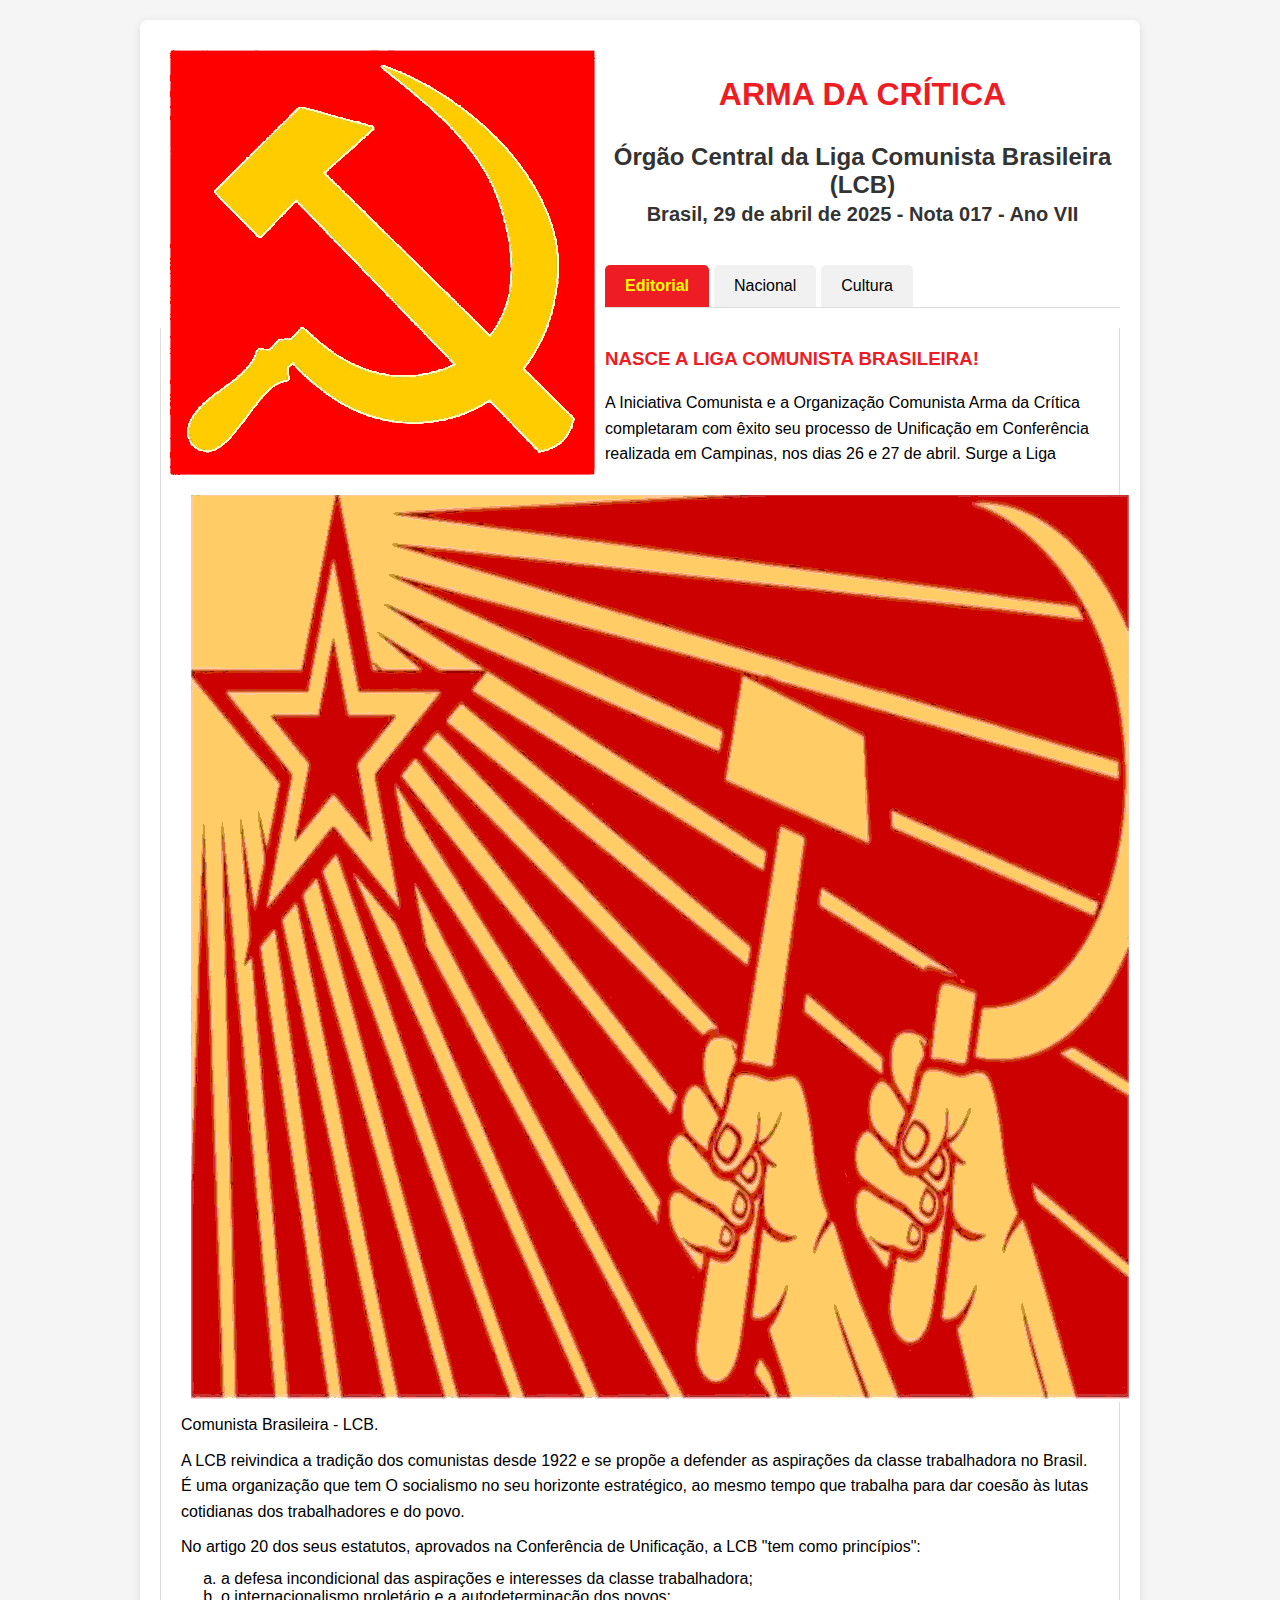
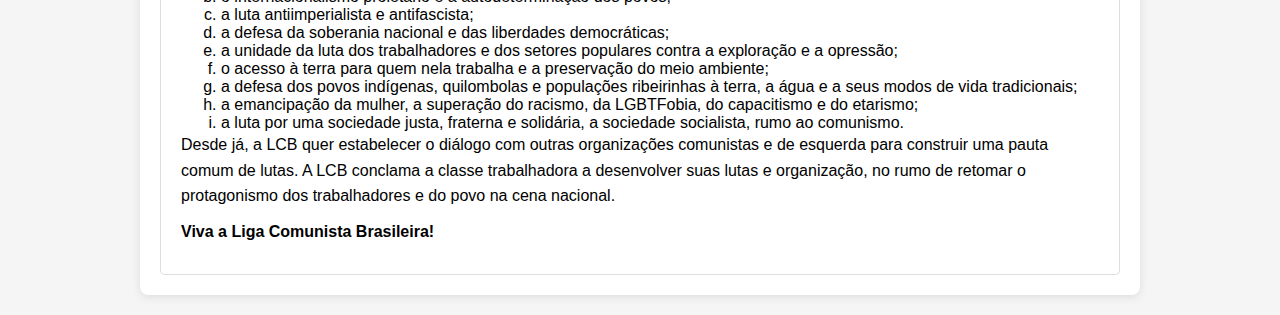
<file: armadacritica/2025/017/index.html>
<!DOCTYPE html>
<html lang="pt-br">
<head>
    <title>Boletim Arma da Crítica, órgão da LCB</title>
    <link rel="stylesheet" href="styles.css">

    <meta charset="UTF-8">
    <meta name="viewport" content="width=device-width, initial-scale=1.0"> 

    <meta name="description" content="Boletim Arma da Cŕitica, órgão da LCB, ano VII, número 17.">
    <meta name="author" content="Liga Comunista Brasileira (LCB)">

    <meta property="og:type" content="website">
    <meta property="og:url" content="https://ligacomunistabrasileira.org/armadacritica/2025/017/">
    <meta property="og:title" content="Boletim Arma da Crítica.">
    <meta property="og:description" content="Boletim de Conjuntura Arma da Crítica, Órgão Central da Liga Comunista Brasileira,ano VII, número 017, 29/ABR/2025">
	    <meta property="og:image" content="/img/foice-e-martelo.jpg">
</head>
<body>
    <div class="container">
	    <div class="row red">
		    <div class="left">
            		<img src="../../../img/foice-e-martelo.jpg" align="left">
		    </div>
		    <div class="right">
			<br><br>
	    		<h1>ARMA DA CRÍTICA</h1>
	    		<h2>
		    		Órgão Central da Liga Comunista Brasileira (LCB)
		    		<br><small>Brasil, 29 de abril de 2025 - Nota 017 - Ano VII</small>
	    		</h2>
		    </div>
	    </div>
        
	<br>
        <div class="tabs">
            <button class="tab-button active" onclick="openTab(event, 'tab1')">Editorial</button>
            <button class="tab-button" onclick="openTab(event, 'tab2')">Nacional</button>
            <button class="tab-button" onclick="openTab(event, 'tab3')">Cultura</button>
        </div>
        
        <div id="tab1" class="tab-content" style="display: block;">
                <h3>NASCE A LIGA COMUNISTA BRASILEIRA!</h3>
                <img src="img/editorial.png" align="left">
			<p>A Iniciativa Comunista e a Organização Comunista Arma da Crítica completaram com êxito seu processo de Unificação em Conferência realizada em Campinas, nos dias 26 e 27 de abril. Surge a Liga Comunista Brasileira - LCB.</p>
			<p>A LCB reivindica a tradição dos comunistas desde 1922 e se propõe a defender as aspirações da classe trabalhadora no Brasil. É uma organização que tem O socialismo no seu horizonte estratégico, ao mesmo tempo que trabalha para dar coesão às lutas cotidianas dos trabalhadores e do povo.</p>
			<p>No artigo 20 dos seus estatutos, aprovados na Conferência de Unificação, a LCB "tem como princípios":</p>
			<ol type="a">
				<li>a defesa incondicional das aspirações e interesses da classe trabalhadora;</li>
				<li>o internacionalismo proletário e a autodeterminação dos povos;</li>
				<li>a luta antiimperialista e antifascista;</li>
				<li>a defesa da soberania nacional e das liberdades democráticas;</li>
				<li>a unidade da luta dos trabalhadores e dos setores populares contra a exploração e a opressão;</li>
				<li>o acesso à terra para quem nela trabalha e a preservação do meio ambiente;</li>
			<li>a defesa dos povos indígenas, quilombolas e populações ribeirinhas à terra, a água e a seus modos de vida tradicionais;</li>
			<li>a emancipação da mulher, a superação do racismo, da LGBTFobia, do capacitismo e do etarismo;</li>
			<li>a luta por uma sociedade justa, fraterna e solidária, a sociedade socialista, rumo ao comunismo.</li>
		</ol>
		<p>Desde já, a LCB quer estabelecer o diálogo com outras organizações comunistas e de esquerda para construir uma pauta comum de lutas. A LCB conclama a classe trabalhadora a desenvolver suas lutas e organização, no rumo de retomar o protagonismo dos trabalhadores e do povo na cena nacional.
			<p><b>Viva a Liga Comunista Brasileira!</b></p>
        </div>
        
        <div id="tab2" class="tab-content">
		<h3>RETOMAR AS LUTAS PARA RECUPERAR DIREITOS E AVANÇAR NAS CONQUISTAS</h3>
                <img src="img/nacional.png" align="left">
		<p>Desde a última década, a classe trabalhadora brasileira tem sofrido um ataque sistemático aos poucos direitos sociais e trabalhistas duramente conquistados. A reforma trabalhista feita pelo governo Temer aumentou a precariedade; a terceirização ilimitada, julgada como constitucional pelo STF, aumentou essa precarização; a reforma da previdência de Bolsonaro restringiu ainda mais o direito à aposentadoria; o arcabouço fiscal proposto pelo governo Lula limita o aumento dos gastos e, para ser cumprido, ameaça acabar com os pisos constitucionais em saúde e educação.</p>
		<p>Vemos como todos esses ataques independem de coloração partidária ou verniz ideológico. Expressam a agenda do capital, cuja força política nas atuais circunstâncias tem sido capaz de impor seus interesses. Todos os ramos do aparelho de Estado têm sido colocados, pela burguesia brasileira associada ao imperialismo, a serviço de um projeto cujo programa quer arrasar com qualquer traço de soberania nacional e colocar todo o país como um espaço submetido aos interesses da acumulação capitalista desenfreada.</p>
		<p>Só há um caminho para tirar o Brasil dessa situação: a classe trabalhadora precisa confiar em suas próprias forças e retomar o caminho da luta e da organização.
		<p>É na luta de massas que seremos capazes de reverter o resultado desse jogo. Só assim poderemos recuperar os direitos atacados e avançar nas conquistas. Será um grande desafio recolocar a massa trabalhadora em movimento. Porém, o grau de exploração a que está submetida expõe sem maquiagem as contradições sociais.</P>
		<p>Mesmo que o rendimento médio tenha crescido 3,6% entre fevereiro de 2024 e fevereiro deste ano, isso foi insuficiente para acompanhar o preço dos alimentos, que registrou alta em 2024 de 7,60% de acordo com o INPC do IBGE. Isso abre espaço para a classe trabalhadora retomar a experiência de lutas contra a carestia.</p>
		<p>Outra contradição exposta na atual conjuntura é a desumana escala de trabalho 6x1. O 1º de Maio tem sua origem na luta da classe trabalhadora por reduzir a jornada de trabalho para 8 horas diárias e 40 horas semanais. Hoje, no Brasil, a jornada de trabalho oficial é de 44 horas, garantida na Constituição de 1988. Por causa das horas-extras, a jornada real é bem maior. No cenário brasileiro atual, o trabalhador se tornou um escravo dos patrões, sem tempo para descansar, ficar com a família, estudar e se divertir. As longas jornadas, o trabalho desgastante, pressão exercida pelos patrões, ambiente de trabalho competitivo e tóxico, salário baixo, medo do desemprego e o corre diário fazem do Brasil o campeão mundial de pessoas com transtorno de ansiedade e o em segundo síndrome de Bornout (distúrbio emocional que causa esgotamento físico).</p>
		<p>A luta contra a escala 6 x 1, hoje, é a luta da classe trabalhadora para não enlouquecer e nem morrer de esgotamento. Queremos a implantação da escala 3 x 4, com uma redução da jornada para 30 horas semanais. Segundo pesquisa da FGV (Fundação Getúlio Vargas), a produtividade por hora trabalhada cresceu 40% entre 1995 e 2021, sem que a jornada tenha sido reduzida. O cenário aqui descrito mostra que apesar das dificuldades há espaço na conjuntura para a classe trabalhadora se organizar e se colocar em movimento. É nas lutas contra os efeitos mais imediatos da exploração capitalista que desperta a consciência popular para a necessidade de se alcançar transformações profundas em nosso país. Que este 1º de Maio seja um ponto de virada importante na luta de classe brasileira.</p>
        </div>
        
        <div id="tab3" class="tab-content">
            <h3>30 DE ABRIL-50 ANOS DA VITÓRIA DO POVO VIETNAMITA</h3>
            <img src="img/hochimin.png" align="left">
	    <p>Em 30 de abril de 1975, os patriotas vietnamitas conquistaram Saigon, então capital do Vietnã do Sul. Alcançava-se definitivamente a independência nacional e se colocava fim a 30 anos de guerras contra forças invasoras estrangeiras.</p>
	    <p>Nesse período, o povo vietnamita derrotou sucessivamente o exército imperial japonês em 1945, O exército colonial francês em 1954 e o exército imperialista estadunidense em 1975. Tamanho feito heroico inscreve a luta do povo vietnamita entre as mais importantes vitórias dos povos colonizados de todo o mundo.</p>
	    <p>Depois de derrotarem as tropas francesas na batalha de Dien Bien Phu, em 1954, tiveram de começar uma guerra para garantir a unificação do país, pois o mesmo havia sido dividido pelos Estados Unidos, que manteve um regime fantoche no sul. Não se pode esquecer, todavia, o seu alto custo em vidas. Estima-se que mais de 3,5 milhões de vietnamitas, cambojanos e laocianos, que formavam a antiga colônia francesa da Indochina, morreram entre 1955 e 1975. No. auge da luta por sua independência, entre as décadas de 1960 e 1970, o Vietnã foi o símbolo do patriotismo revolucionário e da capacidade que os povos do mundo tem de derrotarem o imperialismo.</p>
	    <p>Dentre os líderes da geração de vietnamitas que empreendeu a luta contra a espoliação colonial se destaca a figura de Ho Chi Minh. Grande estrategista, com agudo sentido tático, Tio Ho, como era chamado carinhosamente pelo povo, foi capaz de forjar um partido revolucionário e unir toda a nação em suas mais diferentes etnias na luta contra inimigos muito mais poderosos. Ho Chi Minh, além de grande líder revolucionário, era também poeta. Escreveu alguns desses poemas quando esteve preso na China, em 1942, cumprindo tarefa partidária de organizar OS revolucionários vietnamitas no exílio. Em sua homenagem divulgamos aqui alguns desses poemas publicados pela primeira vez no Brasil pela editora Laemmert.</p>
	    <h4>DIÁRIO DA PRISÃO</h4>
	    <p>Aqui teu corpo está preso na cela.<br>
	    Teu espírito não. Ele está livre.<br>
	    Se queres continuar a tua missão,<br>
	    deves manter elevado o teu moral</p>
	    <div align="center">
	    <h4>MÔ, O CARCEREIRO DE PIN YANG</h4>
	    <p>Mô, guarda Pin Yang, a fama de bravura,<br>
	    Com seu próprio dinheiro alimenta os detidos.<br>
	    Liberta-os dos grilhões para que à noite durmam.<br>
	    Segue seu sentimento e não a autoridade.</p>
	    </div>
	    <div align="right">
            <img src="img/guerra.png" align="left">
	    <h4>QUATRO MESES JÁ</h4>
	    <p>"Um dia encarcerado:<br>
	    mil anos lá fora".<br>
	    Não é vã palavra<br>
	    este provérbio antigo.<br>
	    Quatro meses na cela<br>
	    destruíram meu corpo<br>
	    mais que dez anos de vida.<br>
	    Quatro meses de fome,<br>
	    quatro meses de insônia,<br>
	    sem mudar de roupa,<br>
	    sem me poder lavar.<br>
	    Abandonou-me um dente,<br>
	    cabelos branquearam,<br>
	    negro, magro, faminto,<br>
	    vestido de sarnas e de feridas.<br>
	    Mas, paciente sou,<br>
	    duro, rijo, sem recuar um palmo.<br>
	    Materialmente miserável,<br>
	    o moral, firme.<br>
	    </div>
        </div>
    </div>

    <script src="script.js"></script>
</body>
</html>
</file>
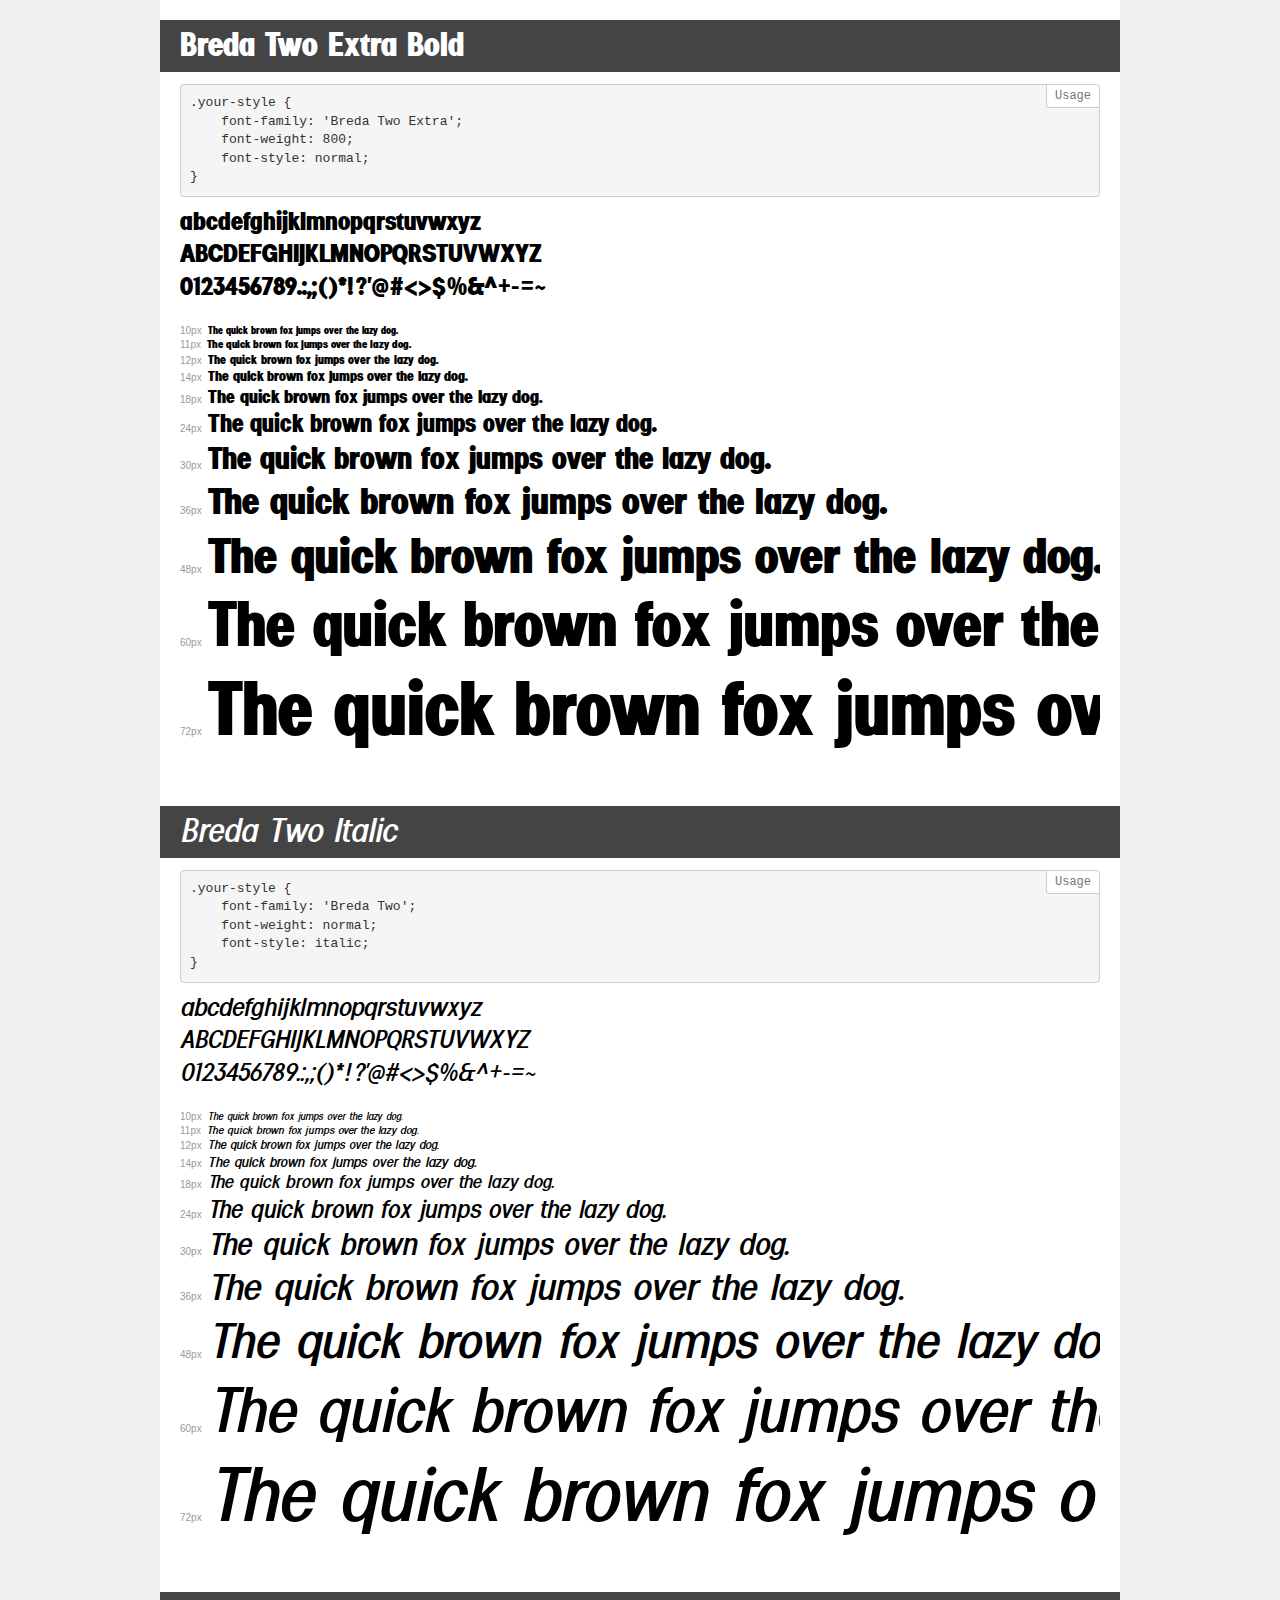
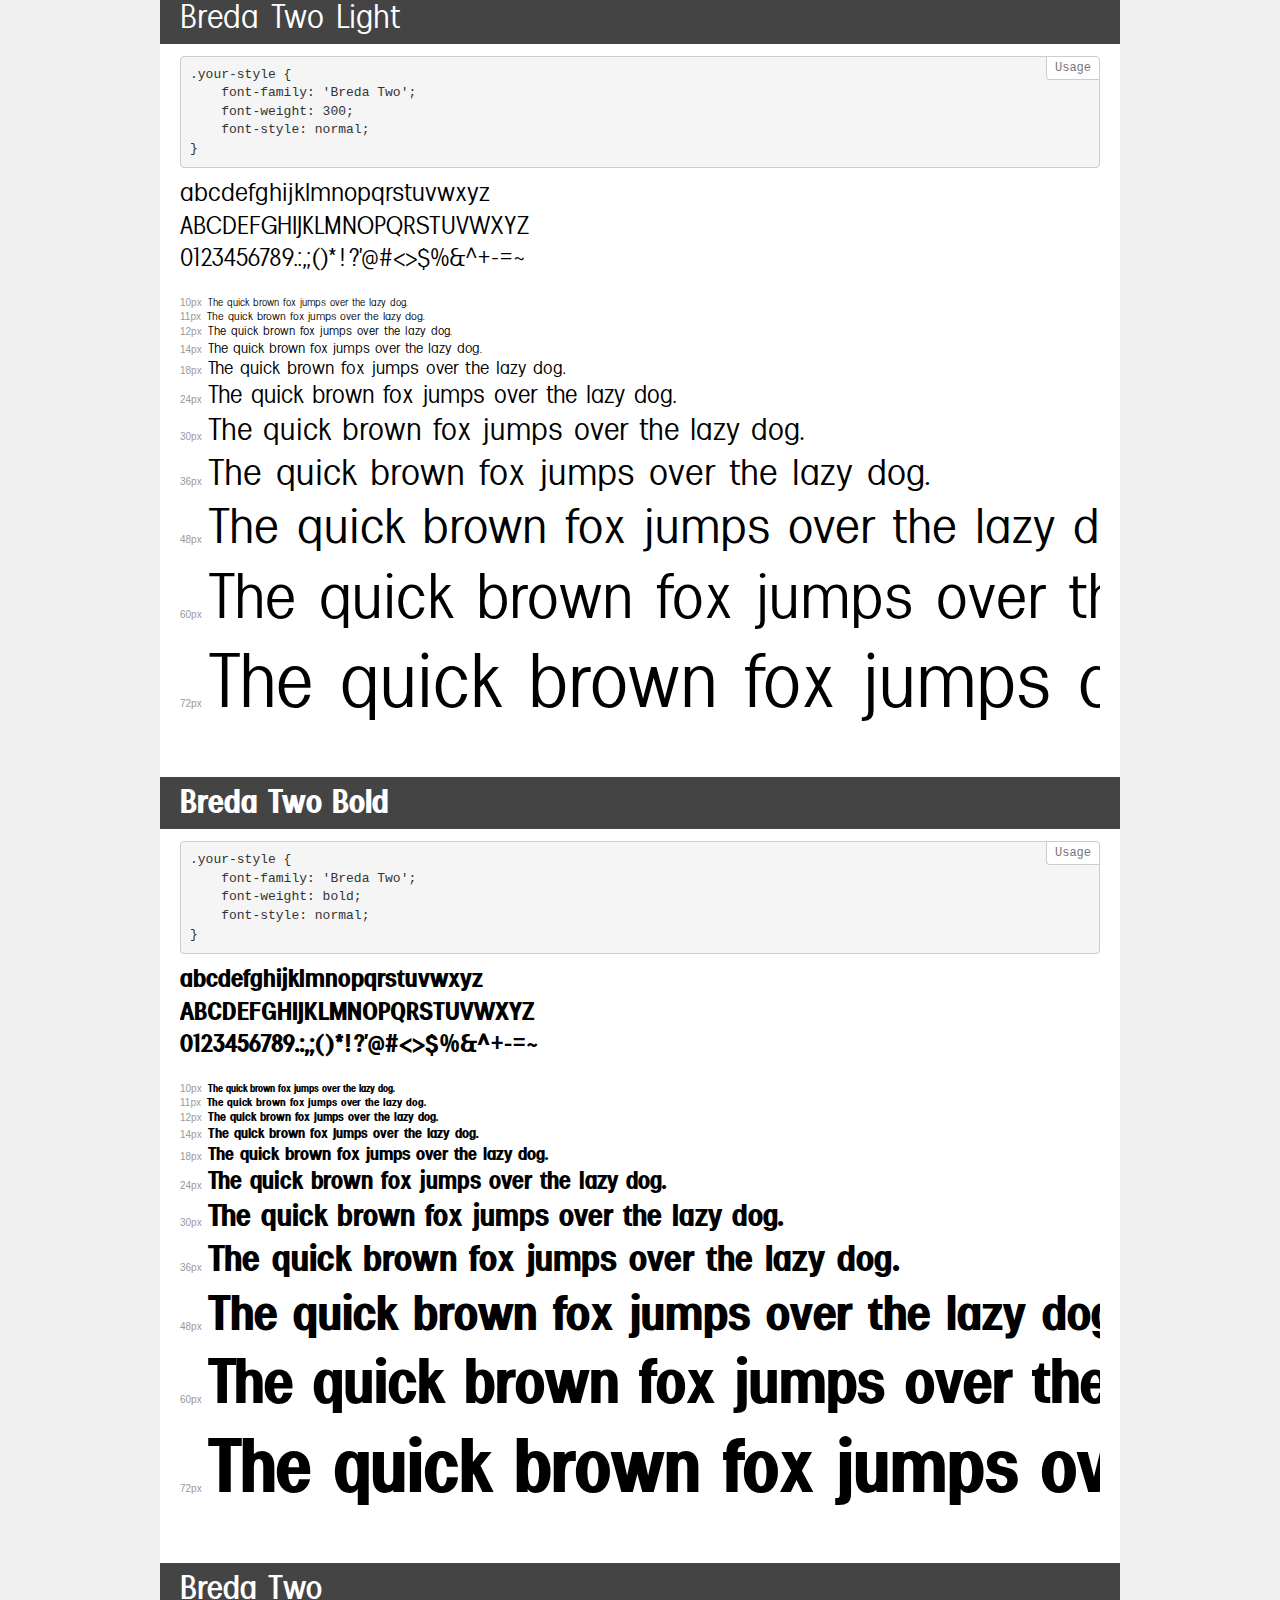
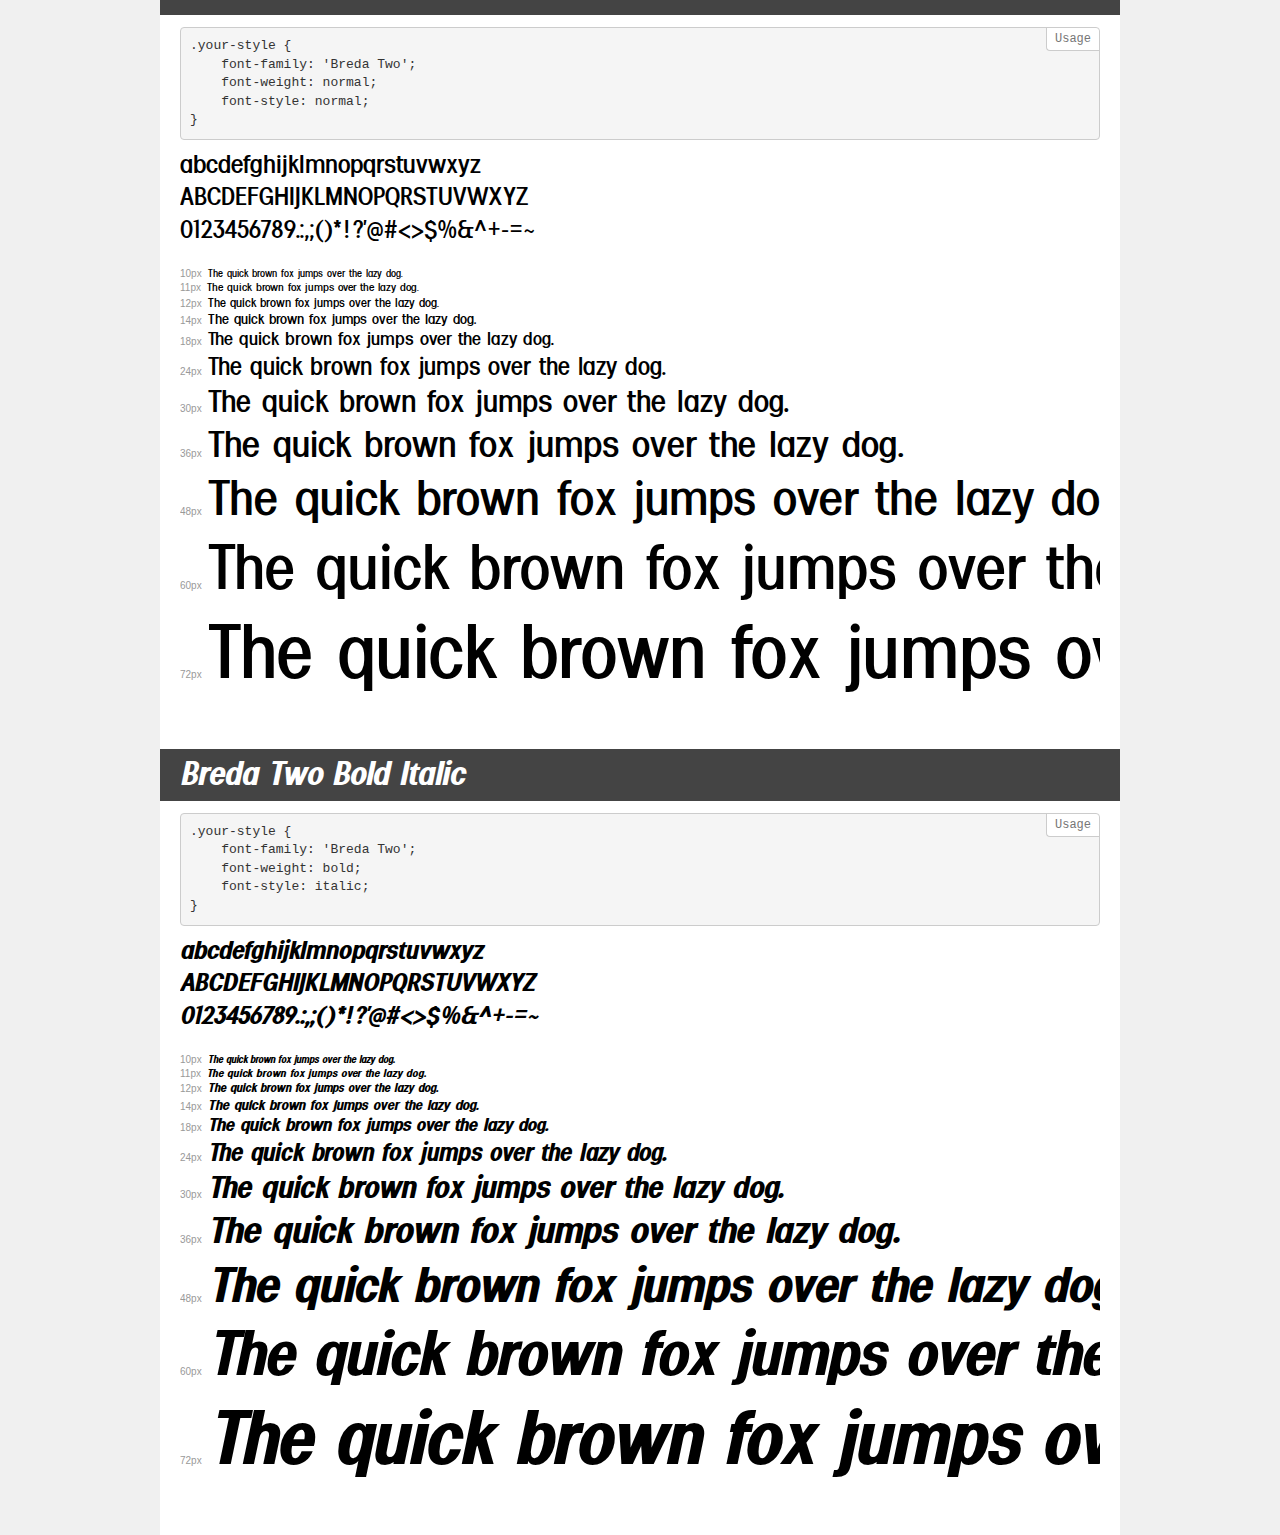
<file: assets/font/demo.html>
<!DOCTYPE html>
<html lang="en">
<head>
    <meta charset="utf-8">
    <meta http-equiv="X-UA-Compatible" content="IE=edge">
    <meta name="viewport" content="width=device-width, initial-scale=1">
    <meta name="robots" content="noindex, noarchive">
    <meta name="format-detection" content="telephone=no">
    <title>Transfonter demo</title>
    <link href="stylesheet.css" rel="stylesheet">
    <style>
        /*
        http://meyerweb.com/eric/tools/css/reset/
        v2.0 | 20110126
        License: none (public domain)
        */
        html, body, div, span, applet, object, iframe,
        h1, h2, h3, h4, h5, h6, p, blockquote, pre,
        a, abbr, acronym, address, big, cite, code,
        del, dfn, em, img, ins, kbd, q, s, samp,
        small, strike, strong, sub, sup, tt, var,
        b, u, i, center,
        dl, dt, dd, ol, ul, li,
        fieldset, form, label, legend,
        table, caption, tbody, tfoot, thead, tr, th, td,
        article, aside, canvas, details, embed,
        figure, figcaption, footer, header, hgroup,
        menu, nav, output, ruby, section, summary,
        time, mark, audio, video {
            margin: 0;
            padding: 0;
            border: 0;
            font-size: 100%;
            font: inherit;
            vertical-align: baseline;
        }
        /* HTML5 display-role reset for older browsers */
        article, aside, details, figcaption, figure,
        footer, header, hgroup, menu, nav, section {
            display: block;
        }
        body {
            line-height: 1;
        }
        ol, ul {
            list-style: none;
        }
        blockquote, q {
            quotes: none;
        }
        blockquote:before, blockquote:after,
        q:before, q:after {
            content: '';
            content: none;
        }
        table {
            border-collapse: collapse;
            border-spacing: 0;
        }
        /* demo styles */
        body {
            background: #f0f0f0;
            color: #000;
        }
        .page {
            background: #fff;
            width: 920px;
            margin: 0 auto;
            padding: 20px 20px 0 20px;
            overflow: hidden;
        }
        .font-container {
            overflow-x: auto;
            overflow-y: hidden;
            margin-bottom: 40px;
            line-height: 1.3;
            white-space: nowrap;
            padding-bottom: 5px;
        }
        h1 {
            position: relative;
            background: #444;
            font-size: 32px;
            color: #fff;
            padding: 10px 20px;
            margin: 0 -20px 12px -20px;
        }
        .letters {
            font-size: 25px;
            margin-bottom: 20px;
        }
        .s10:before {
            content: '10px';
        }
        .s11:before {
            content: '11px';
        }
        .s12:before {
            content: '12px';
        }
        .s14:before {
            content: '14px';
        }
        .s18:before {
            content: '18px';
        }
        .s24:before {
            content: '24px';
        }
        .s30:before {
            content: '30px';
        }
        .s36:before {
            content: '36px';
        }
        .s48:before {
            content: '48px';
        }
        .s60:before {
            content: '60px';
        }
        .s72:before {
            content: '72px';
        }
        .s10:before, .s11:before, .s12:before, .s14:before,
        .s18:before, .s24:before, .s30:before, .s36:before,
        .s48:before, .s60:before, .s72:before {
            font-family: Arial, sans-serif;
            font-size: 10px;
            font-weight: normal;
            font-style: normal;
            color: #999;
            padding-right: 6px;
        }
        pre {
            display: block;
            position: relative;
            padding: 9px;
            margin: 0 0 10px;
            font-family: Monaco, Menlo, Consolas, "Courier New", monospace;
            font-size: 13px;
            line-height: 1.428571429;
            color: #333;
            font-weight: normal;
            font-style: normal;
            background-color: #f5f5f5;
            border: 1px solid #ccc;
            overflow-x: auto;
            border-radius: 4px;
        }
        pre:after {
            display: block;
            position: absolute;
            right: 0;
            top: 0;
            content: 'Usage';
            line-height: 1;
            padding: 5px 8px;
            font-size: 12px;
            color: #767676;
            background-color: #fff;
            border: 1px solid #ccc;
            border-right: none;
            border-top: none;
            border-radius: 0 4px 0 4px;
            z-index: 10;
        }
        /* responsive */
        @media (max-width: 959px) {
            .page {
                width: auto;
                margin: 0;
            }
        }
    </style>
</head>
<body>
<div class="page">
    <div class="demo">
        <h1 style="font-family: 'Breda Two Extra'; font-weight: 800; font-style: normal;">Breda Two Extra Bold</h1>
        <pre>.your-style {
    font-family: 'Breda Two Extra';
    font-weight: 800;
    font-style: normal;
}</pre>
        <div class="font-container" style="font-family: 'Breda Two Extra'; font-weight: 800; font-style: normal;">
            <p class="letters">
                abcdefghijklmnopqrstuvwxyz<br>
ABCDEFGHIJKLMNOPQRSTUVWXYZ<br>
                0123456789.:,;()*!?'@#<>$%&^+-=~
            </p>
            <p class="s10" style="font-size: 10px;">The quick brown fox jumps over the lazy dog.</p>
            <p class="s11" style="font-size: 11px;">The quick brown fox jumps over the lazy dog.</p>
            <p class="s12" style="font-size: 12px;">The quick brown fox jumps over the lazy dog.</p>
            <p class="s14" style="font-size: 14px;">The quick brown fox jumps over the lazy dog.</p>
            <p class="s18" style="font-size: 18px;">The quick brown fox jumps over the lazy dog.</p>
            <p class="s24" style="font-size: 24px;">The quick brown fox jumps over the lazy dog.</p>
            <p class="s30" style="font-size: 30px;">The quick brown fox jumps over the lazy dog.</p>
            <p class="s36" style="font-size: 36px;">The quick brown fox jumps over the lazy dog.</p>
            <p class="s48" style="font-size: 48px;">The quick brown fox jumps over the lazy dog.</p>
            <p class="s60" style="font-size: 60px;">The quick brown fox jumps over the lazy dog.</p>
            <p class="s72" style="font-size: 72px;">The quick brown fox jumps over the lazy dog.</p>
        </div>
    </div>
    <div class="demo">
        <h1 style="font-family: 'Breda Two'; font-weight: normal; font-style: italic;">Breda Two Italic</h1>
        <pre>.your-style {
    font-family: 'Breda Two';
    font-weight: normal;
    font-style: italic;
}</pre>
        <div class="font-container" style="font-family: 'Breda Two'; font-weight: normal; font-style: italic;">
            <p class="letters">
                abcdefghijklmnopqrstuvwxyz<br>
ABCDEFGHIJKLMNOPQRSTUVWXYZ<br>
                0123456789.:,;()*!?'@#<>$%&^+-=~
            </p>
            <p class="s10" style="font-size: 10px;">The quick brown fox jumps over the lazy dog.</p>
            <p class="s11" style="font-size: 11px;">The quick brown fox jumps over the lazy dog.</p>
            <p class="s12" style="font-size: 12px;">The quick brown fox jumps over the lazy dog.</p>
            <p class="s14" style="font-size: 14px;">The quick brown fox jumps over the lazy dog.</p>
            <p class="s18" style="font-size: 18px;">The quick brown fox jumps over the lazy dog.</p>
            <p class="s24" style="font-size: 24px;">The quick brown fox jumps over the lazy dog.</p>
            <p class="s30" style="font-size: 30px;">The quick brown fox jumps over the lazy dog.</p>
            <p class="s36" style="font-size: 36px;">The quick brown fox jumps over the lazy dog.</p>
            <p class="s48" style="font-size: 48px;">The quick brown fox jumps over the lazy dog.</p>
            <p class="s60" style="font-size: 60px;">The quick brown fox jumps over the lazy dog.</p>
            <p class="s72" style="font-size: 72px;">The quick brown fox jumps over the lazy dog.</p>
        </div>
    </div>
    <div class="demo">
        <h1 style="font-family: 'Breda Two'; font-weight: 300; font-style: normal;">Breda Two Light</h1>
        <pre>.your-style {
    font-family: 'Breda Two';
    font-weight: 300;
    font-style: normal;
}</pre>
        <div class="font-container" style="font-family: 'Breda Two'; font-weight: 300; font-style: normal;">
            <p class="letters">
                abcdefghijklmnopqrstuvwxyz<br>
ABCDEFGHIJKLMNOPQRSTUVWXYZ<br>
                0123456789.:,;()*!?'@#<>$%&^+-=~
            </p>
            <p class="s10" style="font-size: 10px;">The quick brown fox jumps over the lazy dog.</p>
            <p class="s11" style="font-size: 11px;">The quick brown fox jumps over the lazy dog.</p>
            <p class="s12" style="font-size: 12px;">The quick brown fox jumps over the lazy dog.</p>
            <p class="s14" style="font-size: 14px;">The quick brown fox jumps over the lazy dog.</p>
            <p class="s18" style="font-size: 18px;">The quick brown fox jumps over the lazy dog.</p>
            <p class="s24" style="font-size: 24px;">The quick brown fox jumps over the lazy dog.</p>
            <p class="s30" style="font-size: 30px;">The quick brown fox jumps over the lazy dog.</p>
            <p class="s36" style="font-size: 36px;">The quick brown fox jumps over the lazy dog.</p>
            <p class="s48" style="font-size: 48px;">The quick brown fox jumps over the lazy dog.</p>
            <p class="s60" style="font-size: 60px;">The quick brown fox jumps over the lazy dog.</p>
            <p class="s72" style="font-size: 72px;">The quick brown fox jumps over the lazy dog.</p>
        </div>
    </div>
    <div class="demo">
        <h1 style="font-family: 'Breda Two'; font-weight: bold; font-style: normal;">Breda Two Bold</h1>
        <pre>.your-style {
    font-family: 'Breda Two';
    font-weight: bold;
    font-style: normal;
}</pre>
        <div class="font-container" style="font-family: 'Breda Two'; font-weight: bold; font-style: normal;">
            <p class="letters">
                abcdefghijklmnopqrstuvwxyz<br>
ABCDEFGHIJKLMNOPQRSTUVWXYZ<br>
                0123456789.:,;()*!?'@#<>$%&^+-=~
            </p>
            <p class="s10" style="font-size: 10px;">The quick brown fox jumps over the lazy dog.</p>
            <p class="s11" style="font-size: 11px;">The quick brown fox jumps over the lazy dog.</p>
            <p class="s12" style="font-size: 12px;">The quick brown fox jumps over the lazy dog.</p>
            <p class="s14" style="font-size: 14px;">The quick brown fox jumps over the lazy dog.</p>
            <p class="s18" style="font-size: 18px;">The quick brown fox jumps over the lazy dog.</p>
            <p class="s24" style="font-size: 24px;">The quick brown fox jumps over the lazy dog.</p>
            <p class="s30" style="font-size: 30px;">The quick brown fox jumps over the lazy dog.</p>
            <p class="s36" style="font-size: 36px;">The quick brown fox jumps over the lazy dog.</p>
            <p class="s48" style="font-size: 48px;">The quick brown fox jumps over the lazy dog.</p>
            <p class="s60" style="font-size: 60px;">The quick brown fox jumps over the lazy dog.</p>
            <p class="s72" style="font-size: 72px;">The quick brown fox jumps over the lazy dog.</p>
        </div>
    </div>
    <div class="demo">
        <h1 style="font-family: 'Breda Two'; font-weight: normal; font-style: normal;">Breda Two</h1>
        <pre>.your-style {
    font-family: 'Breda Two';
    font-weight: normal;
    font-style: normal;
}</pre>
        <div class="font-container" style="font-family: 'Breda Two'; font-weight: normal; font-style: normal;">
            <p class="letters">
                abcdefghijklmnopqrstuvwxyz<br>
ABCDEFGHIJKLMNOPQRSTUVWXYZ<br>
                0123456789.:,;()*!?'@#<>$%&^+-=~
            </p>
            <p class="s10" style="font-size: 10px;">The quick brown fox jumps over the lazy dog.</p>
            <p class="s11" style="font-size: 11px;">The quick brown fox jumps over the lazy dog.</p>
            <p class="s12" style="font-size: 12px;">The quick brown fox jumps over the lazy dog.</p>
            <p class="s14" style="font-size: 14px;">The quick brown fox jumps over the lazy dog.</p>
            <p class="s18" style="font-size: 18px;">The quick brown fox jumps over the lazy dog.</p>
            <p class="s24" style="font-size: 24px;">The quick brown fox jumps over the lazy dog.</p>
            <p class="s30" style="font-size: 30px;">The quick brown fox jumps over the lazy dog.</p>
            <p class="s36" style="font-size: 36px;">The quick brown fox jumps over the lazy dog.</p>
            <p class="s48" style="font-size: 48px;">The quick brown fox jumps over the lazy dog.</p>
            <p class="s60" style="font-size: 60px;">The quick brown fox jumps over the lazy dog.</p>
            <p class="s72" style="font-size: 72px;">The quick brown fox jumps over the lazy dog.</p>
        </div>
    </div>
    <div class="demo">
        <h1 style="font-family: 'Breda Two'; font-weight: bold; font-style: italic;">Breda Two Bold Italic</h1>
        <pre>.your-style {
    font-family: 'Breda Two';
    font-weight: bold;
    font-style: italic;
}</pre>
        <div class="font-container" style="font-family: 'Breda Two'; font-weight: bold; font-style: italic;">
            <p class="letters">
                abcdefghijklmnopqrstuvwxyz<br>
ABCDEFGHIJKLMNOPQRSTUVWXYZ<br>
                0123456789.:,;()*!?'@#<>$%&^+-=~
            </p>
            <p class="s10" style="font-size: 10px;">The quick brown fox jumps over the lazy dog.</p>
            <p class="s11" style="font-size: 11px;">The quick brown fox jumps over the lazy dog.</p>
            <p class="s12" style="font-size: 12px;">The quick brown fox jumps over the lazy dog.</p>
            <p class="s14" style="font-size: 14px;">The quick brown fox jumps over the lazy dog.</p>
            <p class="s18" style="font-size: 18px;">The quick brown fox jumps over the lazy dog.</p>
            <p class="s24" style="font-size: 24px;">The quick brown fox jumps over the lazy dog.</p>
            <p class="s30" style="font-size: 30px;">The quick brown fox jumps over the lazy dog.</p>
            <p class="s36" style="font-size: 36px;">The quick brown fox jumps over the lazy dog.</p>
            <p class="s48" style="font-size: 48px;">The quick brown fox jumps over the lazy dog.</p>
            <p class="s60" style="font-size: 60px;">The quick brown fox jumps over the lazy dog.</p>
            <p class="s72" style="font-size: 72px;">The quick brown fox jumps over the lazy dog.</p>
        </div>
    </div>
</div>
</body>
</html>
</file>
<file: assets/font/stylesheet.css>
@font-face {
    font-family: 'Breda Two Extra';
    src: url('BredaTwo-ExtraBold.eot');
    src: local('Breda Two Extra Bold'), local('BredaTwo-ExtraBold'),
        url('BredaTwo-ExtraBold.eot?#iefix') format('embedded-opentype'),
        url('BredaTwo-ExtraBold.woff2') format('woff2'),
        url('BredaTwo-ExtraBold.woff') format('woff'),
        url('BredaTwo-ExtraBold.ttf') format('truetype');
    font-weight: 800;
    font-style: normal;
}

@font-face {
    font-family: 'Breda Two';
    src: url('BredaTwo-Italic.eot');
    src: local('Breda Two Italic'), local('BredaTwo-Italic'),
        url('BredaTwo-Italic.eot?#iefix') format('embedded-opentype'),
        url('BredaTwo-Italic.woff2') format('woff2'),
        url('BredaTwo-Italic.woff') format('woff'),
        url('BredaTwo-Italic.ttf') format('truetype');
    font-weight: normal;
    font-style: italic;
}

@font-face {
    font-family: 'Breda Two';
    src: url('BredaTwo-Light.eot');
    src: local('Breda Two Light'), local('BredaTwo-Light'),
        url('BredaTwo-Light.eot?#iefix') format('embedded-opentype'),
        url('BredaTwo-Light.woff2') format('woff2'),
        url('BredaTwo-Light.woff') format('woff'),
        url('BredaTwo-Light.ttf') format('truetype');
    font-weight: 300;
    font-style: normal;
}

@font-face {
    font-family: 'Breda Two';
    src: url('BredaTwo-Bold.eot');
    src: local('Breda Two Bold'), local('BredaTwo-Bold'),
        url('BredaTwo-Bold.eot?#iefix') format('embedded-opentype'),
        url('BredaTwo-Bold.woff2') format('woff2'),
        url('BredaTwo-Bold.woff') format('woff'),
        url('BredaTwo-Bold.ttf') format('truetype');
    font-weight: bold;
    font-style: normal;
}

@font-face {
    font-family: 'Breda Two';
    src: url('BredaTwo.eot');
    src: local('Breda Two'), local('BredaTwo'),
        url('BredaTwo.eot?#iefix') format('embedded-opentype'),
        url('BredaTwo.woff2') format('woff2'),
        url('BredaTwo.woff') format('woff'),
        url('BredaTwo.ttf') format('truetype');
    font-weight: normal;
    font-style: normal;
}

@font-face {
    font-family: 'Breda Two';
    src: url('BredaTwo-BoldItalic.eot');
    src: local('Breda Two Bold Italic'), local('BredaTwo-BoldItalic'),
        url('BredaTwo-BoldItalic.eot?#iefix') format('embedded-opentype'),
        url('BredaTwo-BoldItalic.woff2') format('woff2'),
        url('BredaTwo-BoldItalic.woff') format('woff'),
        url('BredaTwo-BoldItalic.ttf') format('truetype');
    font-weight: bold;
    font-style: italic;
}
</file>
<file: armadacritica/2025/017/styles.css>
/* Reset básico e estilos gerais */
* {
    box-sizing: border-box;
    margin: 0;
    padding: 0;
    font-family: Arial, sans-serif;
}

body {
    background-color: #f5f5f5;
    padding: 20px;
}

.container {
    max-width: 1000px;
    margin: 0 auto;
    background-color: white;
    padding: 20px;
    border-radius: 8px;
    box-shadow: 0 2px 10px rgba(0, 0, 0, 0.1);
}

h1 {
    text-align: center;
    margin-bottom: 30px;
    color: #EE1C25;
}

h2 {
    text-align: center;
    margin-bottom: 20px;
    color: #333;
}

h3 {
    margin-bottom: 20px;
    color: #EE1C25;
}

img {
    border-radius: 4px;
    padding: 10px;
}

li {
    margin-left: 40px;
}

/* Estilos das abas */
.tabs {
    display: flex;
    margin-bottom: 20px;
    border-bottom: 1px solid #ddd;
}

.tab-button {
    background-color: #f1f1f1;
    border: none;
    outline: none;
    cursor: pointer;
    padding: 12px 20px;
    transition: 0.3s;
    font-size: 16px;
    border-radius: 5px 5px 0 0;
    margin-right: 5px;
}

.tab-button:hover {
    background-color: #ddd;
}

.tab-button.active {
    background-color: #EE1C25;
    color: #FFFF00;
    font-weight: bold;
}

/* Estilos do conteúdo das abas */
.tab-content {
    display: none;
    padding: 20px;
    border: 1px solid #ddd;
    border-top: none;
    border-radius: 0 0 5px 5px;
    animation: fadeEffect 0.5s;
}

@keyframes fadeEffect {
    from {opacity: 0;}
    to {opacity: 1;}
}

.tab-content h1 {
    margin-bottom: 15px;
    color: #EE1C25;
}

.tab-content h2 {
    margin-bottom: 15px;
    color: #EE1C25;
}

.tab-content p {
    margin-bottom: 10px;
    line-height: 1.6;
}

/* Estilos responsivos */
@media (max-width: 600px) {
    .tabs {
        flex-direction: column;
    }
    
    .tab-button {
        width: 100%;
        border-radius: 0;
        margin-right: 0;
        margin-bottom: 5px;
    }
    
    .tab-content {
        border-radius: 0;
    }
}
</file>
